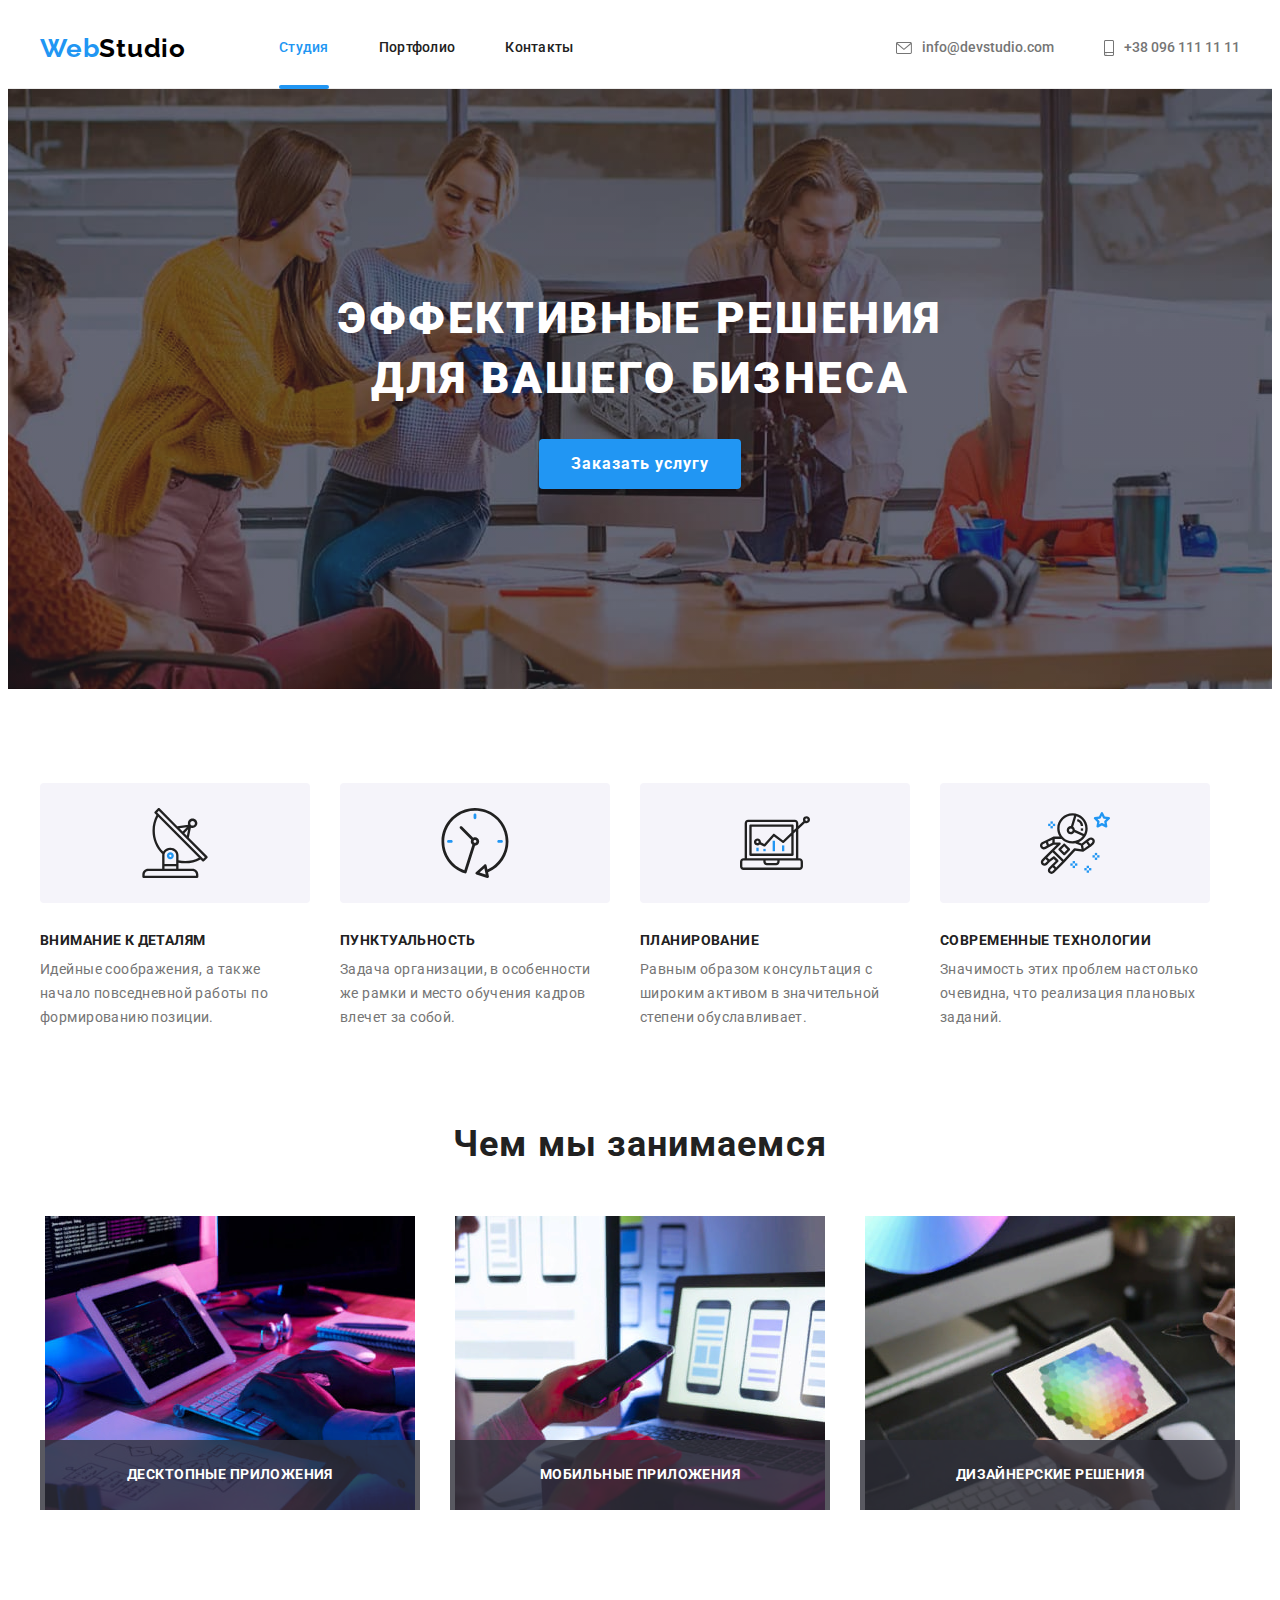
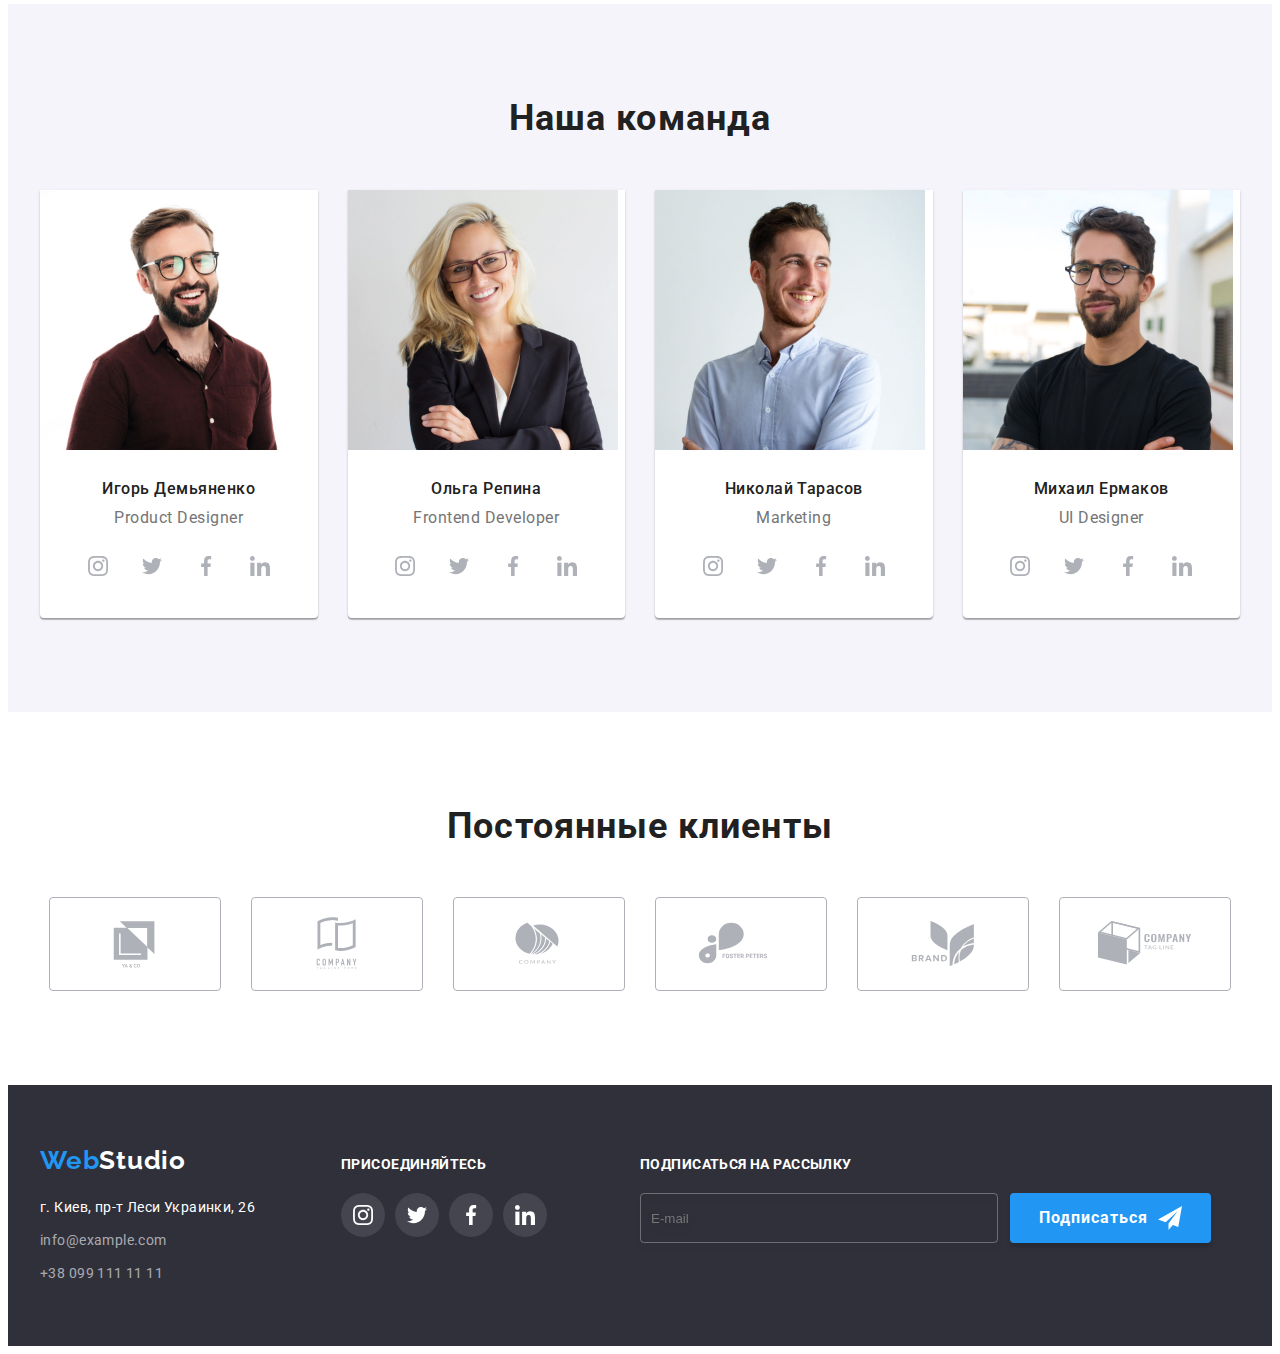
<file: index.html>
<!DOCTYPE html>
<html lang="ru">
  <head>
    <meta charset="UTF-8" />
    <meta name="viewport" content="width=device-width, initial-scale=1.0" />
    <link rel="preconnect" href="https://fonts.googleapis.com" />
    <link rel="preconnect" href="https://fonts.gstatic.com" crossorigin />
    <link
      href="https://fonts.googleapis.com/css2?family=Raleway:wght@700&family=Roboto:wght@400;500;700;900&display=swap"
      rel="stylesheet"
    />
    <link
      rel="stylesheet"
      href="https://cdnjs.cloudflare.com/ajax/libs/modern-normalize/1.1.0/modern-normalize.min.css"
      integrity="sha512-wpPYUAdjBVSE4KJnH1VR1HeZfpl1ub8YT/NKx4PuQ5NmX2tKuGu6U/JRp5y+Y8XG2tV+wKQpNHVUX03MfMFn9Q=="
      crossorigin="anonymous"
      referrerpolicy="no-referrer"
    />
    <title>Студия</title>
    <link rel="stylesheet" href="css/styles.css" />
  </head>
  <body>
    <header class="header">
      <div class="container">
        <a class="header-logo link" href="./index.html"><span>Web</span>Studio</a>
        <nav class="header-nav">
          <ul class="header-list list">
            <li class="header-item">
              <a class="header-link link current" href="./index.html">Студия</a>
            </li>
            <li class="header-item">
              <a class="header-link link" href="./portfolio.html">Портфолио</a>
            </li>
            <li class="header-item">
              <a class="header-link link" href="#">Контакты</a>
            </li>
          </ul>
        </nav>
        <div class="header-contacts">
          <ul class="contacts list">
            <li class="contacts-item">
              <a class="contacts-link link" href="mailto:info@devstudio.com">
                <svg class="contacts-icon" width="16" height="12">
                  <use href="./images/icons.svg#icon-envelope"></use>
                </svg>
                info@devstudio.com
              </a>
            </li>
            <li class="contacts-item">
              <a class="contacts-link link" href="tel:+380961111111">
                <svg class="contacts-icon" width="10" height="16">
                  <use href="./images/icons.svg#icon-smartphone"></use>
                </svg>
                +38 096 111 11 11</a
              >
            </li>
          </ul>
        </div>
      </div>
    </header>
    <main>
      <section class="hero section">
        <div class="container">
          <h1 class="hero-title">Эффективные решения для вашего бизнеса</h1>
          <button class="hero-button" type="button" data-modal-open>Заказать услугу</button>
        </div>
      </section>
      <section class="features section">
        <div class="container">
          <h2 class="visually-hidden">Преимущества</h2>
          <ul class="features-list list">
            <li class="features-item">
              <div class="features-bg-icon">
                <svg class="features-icon" width="70" height="70">
                  <use href="./images/icons.svg#icon-antenna"></use>
                </svg>
              </div>
              <h3 class="features-title">Внимание к деталям</h3>
              <p class="features-text">
                Идейные соображения, а также начало повседневной работы по формированию позиции.
              </p>
            </li>
            <li class="features-item">
              <div class="features-bg-icon">
                <svg class="features-icon" width="70" height="70">
                  <use href="./images/icons.svg#icon-clock"></use>
                </svg>
              </div>
              <h3 class="features-title">Пунктуальность</h3>
              <p class="features-text">
                Задача организации, в особенности же рамки и место обучения кадров влечет за собой.
              </p>
            </li>
            <li class="features-item">
              <div class="features-bg-icon">
                <svg class="features-icon" width="70" height="70">
                  <use href="./images/icons.svg#icon-diagram"></use>
                </svg>
              </div>
              <h3 class="features-title">Планирование</h3>
              <p class="features-text">
                Равным образом консультация с широким активом в значительной степени обуславливает.
              </p>
            </li>
            <li class="features-item">
              <div class="features-bg-icon">
                <svg class="features-icon" width="70" height="70">
                  <use href="./images/icons.svg#icon-astronaut"></use>
                </svg>
              </div>
              <h3 class="features-title">Современные технологии</h3>
              <p class="features-text">Значимость этих проблем настолько очевидна, что реализация плановых заданий.</p>
            </li>
          </ul>
        </div>
      </section>
      <section class="about section">
        <div class="container">
          <h2 class="about-title">Чем мы занимаемся</h2>
          <ul class="about-list list">
            <li class="about-item">
              <div class="about-thumb">
                <img class="about-img" src="./images/box1.jpg" alt="Десктопные приложения" width="370" height="294" />
                <p class="about-thumb-text">Десктопные приложения</p>
              </div>
            </li>
            <li class="about-item">
              <div class="about-thumb">
                <img class="about-img" src="./images/box2.jpg" alt="Мобильные приложения" width="370" height="294" />
                <p class="about-thumb-text">Мобильные приложения</p>
              </div>
            </li>
            <li class="about-item">
              <div class="about-thumb">
                <img class="about-img" src="./images/box3.jpg" alt="Дизайнерские решения" width="370" height="294" />
                <p class="about-thumb-text">Дизайнерские решения</p>
              </div>
            </li>
          </ul>
        </div>
      </section>
      <section class="team section">
        <div class="container">
          <h2 class="team-title">Наша команда</h2>
          <ul class="team-list list">
            <li class="team-item">
              <img class="team-img" src="./images/teamcard1.jpg" alt="Игорь Демьяненко" width="270" height="260" />
              <div class="team-content">
                <h3 class="name">Игорь Демьяненко</h3>
                <p class="position">Product Designer</p>
                <ul class="team-soc-list list">
                  <li class="team-soc-item">
                    <a class="team-soc-link" href="">
                      <svg class="team-soc-icon" width="20" height="20">
                        <use href="./images/icons.svg#icon-instagram"></use>
                      </svg>
                    </a>
                  </li>
                  <li class="team-soc-item">
                    <a class="team-soc-link" href="">
                      <svg class="team-soc-icon" width="20" height="20">
                        <use href="./images/icons.svg#icon-twitter"></use>
                      </svg>
                    </a>
                  </li>
                  <li class="team-soc-item">
                    <a class="team-soc-link" href="">
                      <svg class="team-soc-icon" width="20" height="20">
                        <use href="./images/icons.svg#icon-facebook"></use>
                      </svg>
                    </a>
                  </li>
                  <li class="team-soc-item">
                    <a class="team-soc-link" href="">
                      <svg class="team-soc-icon" width="20" height="20">
                        <use href="./images/icons.svg#icon-linkedin"></use>
                      </svg>
                    </a>
                  </li>
                </ul>
              </div>
            </li>
            <li class="team-item">
              <img class="team-img" src="./images/teamcard2.jpg" alt="Ольга Репина" width="270" height="260" />
              <div class="team-content">
                <h3 class="name">Ольга Репина</h3>
                <p class="position">Frontend Developer</p>
                <ul class="team-soc-list list">
                  <li class="team-soc-item">
                    <a class="team-soc-link" href="">
                      <svg class="team-soc-icon" width="20" height="20">
                        <use href="./images/icons.svg#icon-instagram"></use>
                      </svg>
                    </a>
                  </li>
                  <li class="team-soc-item">
                    <a class="team-soc-link" href="">
                      <svg class="team-soc-icon" width="20" height="20">
                        <use href="./images/icons.svg#icon-twitter"></use>
                      </svg>
                    </a>
                  </li>
                  <li class="team-soc-item">
                    <a class="team-soc-link" href="">
                      <svg class="team-soc-icon" width="20" height="20">
                        <use href="./images/icons.svg#icon-facebook"></use>
                      </svg>
                    </a>
                  </li>
                  <li class="team-soc-item">
                    <a class="team-soc-link" href="">
                      <svg class="team-soc-icon" width="20" height="20">
                        <use href="./images/icons.svg#icon-linkedin"></use>
                      </svg>
                    </a>
                  </li>
                </ul>
              </div>
            </li>
            <li class="team-item">
              <img class="team-img" src="./images/teamcard3.jpg" alt="Николай Тарасов" width="270" height="260" />
              <div class="team-content">
                <h3 class="name">Николай Тарасов</h3>
                <p class="position">Marketing</p>
                <ul class="team-soc-list list">
                  <li class="team-soc-item">
                    <a class="team-soc-link" href="">
                      <svg class="team-soc-icon" width="20" height="20">
                        <use href="./images/icons.svg#icon-instagram"></use>
                      </svg>
                    </a>
                  </li>
                  <li class="team-soc-item">
                    <a class="team-soc-link" href="">
                      <svg class="team-soc-icon" width="20" height="20">
                        <use href="./images/icons.svg#icon-twitter"></use>
                      </svg>
                    </a>
                  </li>
                  <li class="team-soc-item">
                    <a class="team-soc-link" href="">
                      <svg class="team-soc-icon" width="20" height="20">
                        <use href="./images/icons.svg#icon-facebook"></use>
                      </svg>
                    </a>
                  </li>
                  <li class="team-soc-item">
                    <a class="team-soc-link" href="">
                      <svg class="team-soc-icon" width="20" height="20">
                        <use href="./images/icons.svg#icon-linkedin"></use>
                      </svg>
                    </a>
                  </li>
                </ul>
              </div>
            </li>
            <li class="team-item">
              <img class="team-img" src="./images/teamcard4.jpg" alt="Михаил Ермаков" width="270" height="260" />
              <div class="team-content">
                <h3 class="name">Михаил Ермаков</h3>
                <p class="position">UI Designer</p>
                <ul class="team-soc-list list">
                  <li class="team-soc-item">
                    <a class="team-soc-link" href="">
                      <svg class="team-soc-icon" width="20" height="20">
                        <use href="./images/icons.svg#icon-instagram"></use>
                      </svg>
                    </a>
                  </li>
                  <li class="team-soc-item">
                    <a class="team-soc-link" href="">
                      <svg class="team-soc-icon" width="20" height="20">
                        <use href="./images/icons.svg#icon-twitter"></use>
                      </svg>
                    </a>
                  </li>
                  <li class="team-soc-item">
                    <a class="team-soc-link" href="">
                      <svg class="team-soc-icon" width="20" height="20">
                        <use href="./images/icons.svg#icon-facebook"></use>
                      </svg>
                    </a>
                  </li>
                  <li class="team-soc-item">
                    <a class="team-soc-link" href="">
                      <svg class="team-soc-icon" width="20" height="20">
                        <use href="./images/icons.svg#icon-linkedin"></use>
                      </svg>
                    </a>
                  </li>
                </ul>
              </div>
            </li>
          </ul>
        </div>
      </section>
      <section class="clients section">
        <div class="container">
          <h2 class="clients-title">Постоянные клиенты</h2>
          <ul class="clients-list list">
            <li class="clients-item">
              <a class="clients-link" href="">
                <svg class="clients-icon" width="106" height="60">
                  <use href="./images/icons.svg#icon-Logo1"></use>
                </svg>
              </a>
            </li>
            <li class="clients-item">
              <a class="clients-link" href="">
                <svg class="clients-icon" width="106" height="60">
                  <use href="./images/icons.svg#icon-Logo2"></use>
                </svg>
              </a>
            </li>
            <li class="clients-item">
              <a class="clients-link" href="">
                <svg class="clients-icon" width="106" height="60">
                  <use href="./images/icons.svg#icon-Logo3"></use>
                </svg>
              </a>
            </li>
            <li class="clients-item">
              <a class="clients-link" href="">
                <svg class="clients-icon" width="106" height="60">
                  <use href="./images/icons.svg#icon-Logo4"></use>
                </svg>
              </a>
            </li>
            <li class="clients-item">
              <a class="clients-link" href="">
                <svg class="clients-icon" width="106" height="60">
                  <use href="./images/icons.svg#icon-Logo5"></use>
                </svg>
              </a>
            </li>
            <li class="clients-item">
              <a class="clients-link" href="">
                <svg class="clients-icon" width="106" height="60">
                  <use href="./images/icons.svg#icon-Logo6"></use>
                </svg>
              </a>
            </li>
          </ul>
        </div>
      </section>
    </main>
    <footer class="footer">
      <div class="container">
        <div class="footer-main">
          <a class="logo-footer link" href="./index.html"><span>Web</span>Studio</a>
          <address class="address">
            <ul class="address-list list">
              <li class="address-item">
                <a
                  class="address-link link"
                  href="https://goo.gl/maps/YnTkpTPDZ5KFQ8r79"
                  target="_blank"
                  rel="noopener noreferrer"
                  >г. Киев, пр-т Леси Украинки, 26</a
                >
              </li>
              <li class="address-item">
                <a class="footer-contacts-link link" href="mailto:info@example.com">info@example.com</a>
              </li>
              <li class="address-item">
                <a class="footer-contacts-link link" href="tel:+380991111111">+38 099 111 11 11</a>
              </li>
            </ul>
          </address>
        </div>
        <div class="footer-join">
          <h3 class="join-title">Присоединяйтесь</h3>
          <ul class="join-soc-list list">
            <li class="join-soc-item">
              <a class="join-soc-link" href="">
                <svg class="join-soc-icon" width="20" height="20">
                  <use href="./images/icons.svg#icon-instagram"></use>
                </svg>
              </a>
            </li>
            <li class="join-soc-item">
              <a class="join-soc-link" href="">
                <svg class="join-soc-icon" width="20" height="20">
                  <use href="./images/icons.svg#icon-twitter"></use>
                </svg>
              </a>
            </li>
            <li class="join-soc-item">
              <a class="join-soc-link" href="">
                <svg class="join-soc-icon" width="20" height="20">
                  <use href="./images/icons.svg#icon-facebook"></use>
                </svg>
              </a>
            </li>
            <li class="join-soc-item">
              <a class="join-soc-link" href="">
                <svg class="join-soc-icon" width="20" height="20">
                  <use href="./images/icons.svg#icon-linkedin"></use>
                </svg>
              </a>
            </li>
          </ul>
        </div>
        <div class="subscription">
          <h3 class="subscription-title">Подписаться на рассылку</h3>
          <form class="subscription-form">
            <input type="email" class="input-email" name="email" placeholder="E-mail" />
            <button type="submit" class="subscription-btn">
              Подписаться<svg class="subscription-icon" width="24" height="24">
                <use href="./images/icons.svg#icon-icon-send"></use>
              </svg>
            </button>
          </form>
        </div>
      </div>
    </footer>
    <div class="backdrop is-hidden" data-modal>
      <div class="modal">
        <button class="modal-close-btn" data-modal-close>
          <svg class="modal-close-icon" width="18" height="18">
            <use href="./images/icons.svg#icon-close-black"></use>
          </svg>
        </button>
        <p class="modal-title">Оставьте свои данные, мы вам перезвоним</p>
        <form class="modal-form">
          <div class="modal-form-field">
            <label for="name" class="modal-label">Имя</label>
            <div class="modal-input-wrap">
              <input type="text" class="modal-input" name="name" id="name" />
              <svg class="input-icon" width="18" height="18">
                <use href="./images/icons.svg#icon-person"></use>
              </svg>
            </div>
          </div>
          <div class="modal-form-field">
            <label for="tel" class="modal-label">Телефон</label>
            <div class="modal-input-wrap">
              <input type="tel" class="modal-input" name="tel" id="tel" />
              <svg class="input-icon" width="18" height="18">
                <use href="./images/icons.svg#icon-phone"></use>
              </svg>
            </div>
          </div>
          <div class="modal-form-field">
            <label for="email" class="modal-label">Почта</label>
            <div class="modal-input-wrap">
              <input type="email" class="modal-input" name="email" id="email" />
              <svg class="input-icon" width="18" height="18">
                <use href="./images/icons.svg#icon-email"></use>
              </svg>
            </div>
          </div>
          <div class="modal-comment">
            <label for="comment" class="modal-label">Комментарий</label>
            <textarea
              name="comennt"
              class="modal-textarea"
              id="comennt"
              rows="6"
              placeholder="Введите текст"
            ></textarea>
          </div>
          <div class="modal-checkbox">
            <input type="checkbox" class="input-check visually-hidden" id="input-check" name="policy" value="policy" />
            <label for="input-check" class="check-text">
              <span class="check-icon">
                <svg class="check-icon-off" width="16" height="15">
                  <use href="./images/icons.svg#icon-Vector"></use>
                </svg>
              </span>
              <span class="check-icon">
                <svg class="check-icon-on" width="16" height="15">
                  <use href="./images/icons.svg#icon-icon-check"></use>
                </svg>
              </span>
              Соглашаюсь с рассылкой и принимаю
              <a href="#" class="policy-link">Условия договора</a>
            </label>
          </div>
          <button type="submit" class="modal-btn">Отправить</button>
        </form>
      </div>
    </div>
    <script src="./js/modal.js"></script>
  </body>
</html>
</file>
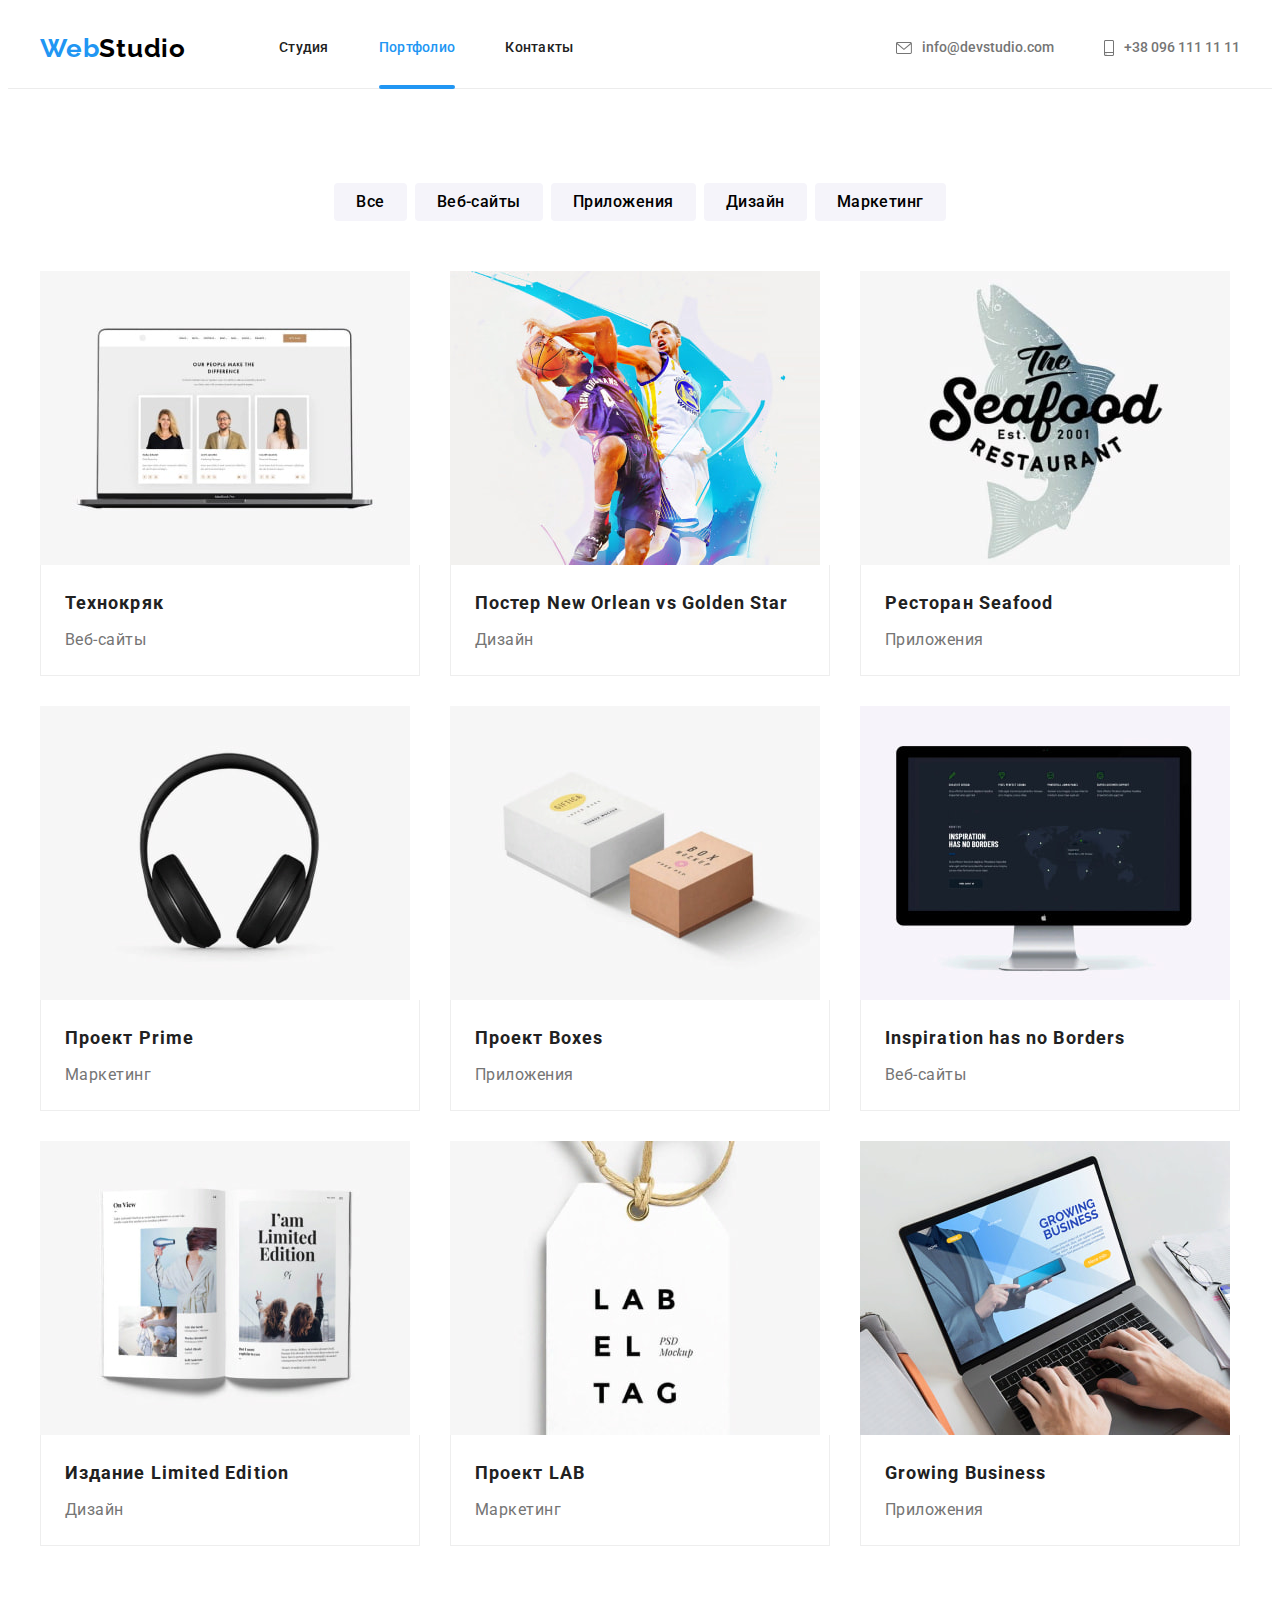
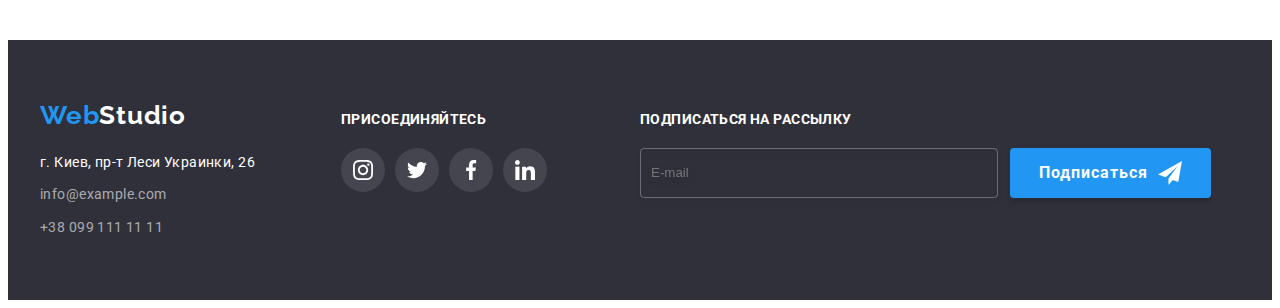
<file: portfolio.html>
<!DOCTYPE html>
<html lang="ru">
  <head>
    <meta charset="UTF-8" />
    <meta name="viewport" content="width=device-width, initial-scale=1.0" />
    <link rel="preconnect" href="https://fonts.googleapis.com" />
    <link rel="preconnect" href="https://fonts.gstatic.com" crossorigin />
    <link
      href="https://fonts.googleapis.com/css2?family=Raleway:wght@700&family=Roboto:wght@400;500;700;900&display=swap"
      rel="stylesheet"
    />
    <link
      rel="stylesheet"
      href="https://cdnjs.cloudflare.com/ajax/libs/modern-normalize/1.1.0/modern-normalize.min.css"
      integrity="sha512-wpPYUAdjBVSE4KJnH1VR1HeZfpl1ub8YT/NKx4PuQ5NmX2tKuGu6U/JRp5y+Y8XG2tV+wKQpNHVUX03MfMFn9Q=="
      crossorigin="anonymous"
      referrerpolicy="no-referrer"
    />
    <title>Портфолио</title>
    <link rel="stylesheet" href="css/styles.css" />
  </head>
  <body>
    <header class="header">
      <div class="container">
        <a class="header-logo link" href="./index.html"><span>Web</span>Studio</a>
        <nav class="header-nav">
          <ul class="header-list list">
            <li class="header-item">
              <a class="header-link link" href="./index.html">Студия</a>
            </li>
            <li class="header-item">
              <a class="header-link link current" href="./portfolio.html">Портфолио</a>
            </li>
            <li class="header-item">
              <a class="header-link link" href="#">Контакты</a>
            </li>
          </ul>
        </nav>
        <div class="header-contacts">
          <ul class="contacts list">
            <li class="contacts-item">
              <a class="contacts-link link" href="mailto:info@devstudio.com">
                <svg class="contacts-icon" width="16" height="12">
                  <use href="./images/icons.svg#icon-envelope"></use>
                </svg>
                info@devstudio.com
              </a>
            </li>
            <li class="contacts-item">
              <a class="contacts-link link" href="tel:+380961111111">
                <svg class="contacts-icon" width="10" height="16">
                  <use href="./images/icons.svg#icon-smartphone"></use>
                </svg>
                +38 096 111 11 11</a
              >
            </li>
          </ul>
        </div>
      </div>
    </header>
    <main>
      <section class="portfolio section">
        <div class="container">
          <h1 class="visually-hidden">Портфолио</h1>
          <ul class="button-filter list">
            <li class="button-item">
              <button class="button" type="button">Все</button>
            </li>
            <li class="button-item">
              <button class="button" type="button">Веб-сайты</button>
            </li>
            <li class="button-item">
              <button class="button" type="button">Приложения</button>
            </li>
            <li class="button-item">
              <button class="button" type="button">Дизайн</button>
            </li>
            <li class="button-item">
              <button class="button" type="button">Маркетинг</button>
            </li>
          </ul>
          <ul class="projects-list list">
            <li class="projects-item">
              <a class="projects-link link" href="">
                <div class="projects-cover-wrap">
                  <img class="projects-img" src="./images/website.jpg" alt="Технокряк" width="370" height="294" />
                  <p class="projects-cover-text">
                    Ресурс предлагает комплексные предложения с разным уровнем функционала и сервисов. Все это позволит
                    посетителю получить исчерпывающие сведения о компании или частном лице.
                  </p>
                </div>

                <div class="card-content">
                  <h2 class="projects-title">Технокряк</h2>
                  <p class="projects-text">Веб-сайты</p>
                </div>
              </a>
            </li>
            <li class="projects-item">
              <a class="projects-link link" href="">
                <div class="projects-cover-wrap">
                  <img
                    class="projects-img"
                    src="./images/nba.jpg"
                    alt="Постер New Orlean vs Golden Star"
                    width="370"
                    height="294"
                  />
                  <p class="projects-cover-text">
                    Ресурс предлагает комплексные предложения с разным уровнем функционала и сервисов. Все это позволит
                    посетителю получить исчерпывающие сведения о компании или частном лице.
                  </p>
                </div>
                <div class="card-content">
                  <h2 class="projects-title">Постер New Orlean vs Golden Star</h2>
                  <p class="projects-text">Дизайн</p>
                </div>
              </a>
            </li>
            <li class="projects-item">
              <a class="projects-link link" href="">
                <div class="projects-cover-wrap">
                  <img
                    class="projects-img"
                    src="./images/seafood.jpg"
                    alt="Ресторан Seafood"
                    width="370"
                    height="294"
                  />
                  <p class="projects-cover-text">
                    Ресурс предлагает комплексные предложения с разным уровнем функционала и сервисов. Все это позволит
                    посетителю получить исчерпывающие сведения о компании или частном лице.
                  </p>
                </div>
                <div class="card-content">
                  <h2 class="projects-title">Ресторан Seafood</h2>
                  <p class="projects-text">Приложения</p>
                </div>
              </a>
            </li>
            <li class="projects-item">
              <a class="projects-link link" href="">
                <div class="projects-cover-wrap">
                  <img class="projects-img" src="./images/headphones.jpg" alt="Проект Prime" width="370" height="294" />
                  <p class="projects-cover-text">
                    Ресурс предлагает комплексные предложения с разным уровнем функционала и сервисов. Все это позволит
                    посетителю получить исчерпывающие сведения о компании или частном лице.
                  </p>
                </div>
                <div class="card-content">
                  <h2 class="projects-title">Проект Prime</h2>
                  <p class="projects-text">Маркетинг</p>
                </div>
              </a>
            </li>
            <li class="projects-item">
              <a class="projects-link link" href="">
                <div class="projects-cover-wrap">
                  <img class="projects-img" src="./images/box.jpg" alt="Проект Boxes" width="370" height="294" />
                  <p class="projects-cover-text">
                    Ресурс предлагает комплексные предложения с разным уровнем функционала и сервисов. Все это позволит
                    посетителю получить исчерпывающие сведения о компании или частном лице.
                  </p>
                </div>
                <div class="card-content">
                  <h2 class="projects-title">Проект Boxes</h2>
                  <p class="projects-text">Приложения</p>
                </div>
              </a>
            </li>
            <li class="projects-item">
              <a class="projects-link link" href="">
                <div class="projects-cover-wrap">
                  <img
                    class="projects-img"
                    src="./images/monitor.jpg"
                    alt="Inspiration has no Borders"
                    width="370"
                    height="294"
                  />
                  <p class="projects-cover-text">
                    Ресурс предлагает комплексные предложения с разным уровнем функционала и сервисов. Все это позволит
                    посетителю получить исчерпывающие сведения о компании или частном лице.
                  </p>
                </div>
                <div class="card-content">
                  <h2 class="projects-title">Inspiration has no Borders</h2>
                  <p class="projects-text">Веб-сайты</p>
                </div>
              </a>
            </li>

            <li class="projects-item">
              <a class="projects-link link" href="">
                <div class="projects-cover-wrap">
                  <img
                    class="projects-img"
                    src="./images/book.jpg"
                    alt="Издание Limited Edition"
                    width="370"
                    height="294"
                  />
                  <p class="projects-cover-text">
                    Ресурс предлагает комплексные предложения с разным уровнем функционала и сервисов. Все это позволит
                    посетителю получить исчерпывающие сведения о компании или частном лице.
                  </p>
                </div>
                <div class="card-content">
                  <h2 class="projects-title">Издание Limited Edition</h2>
                  <p class="projects-text">Дизайн</p>
                </div>
              </a>
            </li>
            <li class="projects-item">
              <a class="projects-link link" href="">
                <div class="projects-cover-wrap">
                  <img class="projects-img" src="./images/lab.jpg" alt="Проект LAB" width="370" height="294" />
                  <p class="projects-cover-text">
                    Ресурс предлагает комплексные предложения с разным уровнем функционала и сервисов. Все это позволит
                    посетителю получить исчерпывающие сведения о компании или частном лице.
                  </p>
                </div>
                <div class="card-content">
                  <h2 class="projects-title">Проект LAB</h2>
                  <p class="projects-text">Маркетинг</p>
                </div>
              </a>
            </li>
            <li class="projects-item">
              <a class="projects-link link" href="">
                <div class="projects-cover-wrap">
                  <img class="projects-img" src="./images/laptop.jpg" alt="Growing Business" width="370" height="294" />
                  <p class="projects-cover-text">
                    Ресурс предлагает комплексные предложения с разным уровнем функционала и сервисов. Все это позволит
                    посетителю получить исчерпывающие сведения о компании или частном лице.
                  </p>
                </div>
                <div class="card-content">
                  <h2 class="projects-title">Growing Business</h2>
                  <p class="projects-text">Приложения</p>
                </div>
              </a>
            </li>
          </ul>
        </div>
      </section>
    </main>
    <footer class="footer">
      <div class="container">
        <div class="footer-main">
          <a class="logo-footer link" href="./index.html"><span>Web</span>Studio</a>
          <address class="address">
            <ul class="address-list list">
              <li class="address-item">
                <a
                  class="address-link link"
                  href="https://goo.gl/maps/YnTkpTPDZ5KFQ8r79"
                  target="_blank"
                  rel="noopener noreferrer"
                  >г. Киев, пр-т Леси Украинки, 26</a
                >
              </li>
              <li class="address-item">
                <a class="footer-contacts-link link" href="mailto:info@example.com">info@example.com</a>
              </li>
              <li class="address-item">
                <a class="footer-contacts-link link" href="tel:+380991111111">+38 099 111 11 11</a>
              </li>
            </ul>
          </address>
        </div>
        <div class="footer-join">
          <h3 class="join-title">Присоединяйтесь</h3>
          <ul class="join-soc-list list">
            <li class="join-soc-item">
              <a class="join-soc-link" href="">
                <svg class="join-soc-icon" width="20" height="20">
                  <use href="./images/icons.svg#icon-instagram"></use>
                </svg>
              </a>
            </li>
            <li class="join-soc-item">
              <a class="join-soc-link" href="">
                <svg class="join-soc-icon" width="20" height="20">
                  <use href="./images/icons.svg#icon-twitter"></use>
                </svg>
              </a>
            </li>
            <li class="join-soc-item">
              <a class="join-soc-link" href="">
                <svg class="join-soc-icon" width="20" height="20">
                  <use href="./images/icons.svg#icon-facebook"></use>
                </svg>
              </a>
            </li>
            <li class="join-soc-item">
              <a class="join-soc-link" href="">
                <svg class="join-soc-icon" width="20" height="20">
                  <use href="./images/icons.svg#icon-linkedin"></use>
                </svg>
              </a>
            </li>
          </ul>
        </div>
        <div class="subscription">
          <h3 class="subscription-title">Подписаться на рассылку</h3>
          <form class="subscription-form">
            <input type="email" class="input-email" name="email" placeholder="E-mail" />
            <button type="submit" class="subscription-btn">
              Подписаться<svg class="subscription-icon" width="24" height="24">
                <use href="./images/icons.svg#icon-icon-send"></use>
              </svg>
            </button>
          </form>
        </div>
      </div>
    </footer>
  </body>
</html>
</file>
<file: css/styles.css>
:root {
  --main-bg-color: #ffffff;
  --header-color: #ffffff;
  --primary-text-color: #212121;
  --primary-color: #ffffff;
  --secondary-text-color: #757575;
  --hero-title-color: #ffffff;
  --team-bg-color: #f5f4fa;
  --first-btn-color: #f5f4fa;
  --footer-bg-color: #2f303a;
  --accent-color: #2196f3;
  --icon-color: #afb1b8;
  --animation: 250ms cubic-bezier(0.4, 0, 0.2, 1);
}

body {
  font-family: "Roboto", "Raleway", sans-serif;
  color: var(--primary-text-color);
  background-color: var(--main-bg-color);
}

p,
h1,
h2,
h3,
h4,
h5,
h6 {
  margin: 0;
  padding: 0;
}

ul {
  margin: 0;
  padding: 0;
}

button {
  cursor: pointer;
}

img {
  display: block;
}

.link {
  text-decoration: none;
}

.list {
  list-style-type: none;
}

.container {
  width: 1200px;
  padding-left: 15px;
  padding-right: 15px;
  margin: 0 auto;
}

.section {
  padding-top: 94px;
  padding-bottom: 94px;
}

.visually-hidden {
  position: absolute;
  white-space: nowrap;
  width: 1px;
  height: 1px;
  overflow: hidden;
  border: 0;
  padding: 0;
  clip: rect(0 0 0 0);
  clip-path: inset(50%);
  margin: -1px;
}

/* ==========Header===========*/

.header {
  background-color: var(--header-color);

  border-bottom: 1px solid #ececec;
}

.header-logo {
  font-family: Raleway;
  font-weight: bold;
  font-size: 26px;
  line-height: 1.19;
  letter-spacing: 0.03em;
  color: #000;

  display: block;
  padding-top: 24px;
  padding-bottom: 24px;
  margin-right: 93px;
}

.header-logo > span {
  color: var(--accent-color);
}

.header .container {
  display: flex;
  align-items: center;
}

.header-list {
  display: flex;
}

.header-item:not(:last-child) {
  margin-right: 50px;
}

.header-nav {
  font-weight: 500;
  font-size: 14px;
  line-height: 1.14;
  letter-spacing: 0.02em;
}

.header-link {
  display: flex;
  padding-top: 32px;
  padding-bottom: 32px;
  position: relative;
}

.header-nav .link {
  color: var(--primary-text-color);
  transition: var(--animation);
}

.header-nav .link:hover,
.header-nav .link:focus {
  color: var(--accent-color);
}

.header-nav .link.current {
  color: var(--accent-color);
}

.link.current::after {
  display: inline-block;
  position: absolute;
  content: "";
  width: 100%;
  height: 4px;
  bottom: -1px;
  border-radius: 2px;
  background-color: var(--accent-color);
}

.header-contacts {
  margin-left: auto;
}

.contacts {
  font-weight: 500;
  font-size: 14px;
  line-height: 1.14;
  display: flex;
  align-items: center;
}

.contacts-link {
  color: var(--secondary-text-color);
  display: flex;
  align-items: center;
  transition: var(--animation);
}

.contacts-icon {
  margin-right: 10px;
}

.contacts-item:not(:last-child) {
  margin-right: 50px;
}

.contacts-link:hover,
.contacts-link:focus {
  color: var(--accent-color);
}

.contacts-icon {
  fill: currentColor;
}

/* ============Hero=========== */

.hero {
  background-color: #2f303a;
  padding-top: 200px;
  padding-bottom: 200px;
  background-image: linear-gradient(rgba(47, 48, 58, 0.4), rgba(47, 48, 58, 0.4)), url(../images/hero-bg.jpg);
  background-repeat: no-repeat;
  background-position: center;
}

.hero-title {
  font-weight: 900;
  font-size: 44px;
  line-height: 1.36;
  text-align: center;
  letter-spacing: 0.06em;
  text-transform: uppercase;
  color: var(--hero-title-color);

  max-width: 696px;
  margin: 0 auto;
  margin-bottom: 30px;
}

.hero-button {
  font-family: inherit;
  font-weight: bold;
  font-size: 16px;
  line-height: 1.87;
  display: flex;
  text-align: center;
  letter-spacing: 0.06em;
  border: 0;
  color: var(--primary-color);
  background-color: var(--accent-color);

  margin: 0 auto;
  padding: 10px 32px;

  box-shadow: 0px 4px 4px rgba(0, 0, 0, 0.15);
  border-radius: 4px;
}

/*  =============Features============  */

.features {
  padding-bottom: 0;
}

.features-list {
  display: flex;
  margin-left: -30px;
}

.features-item {
  max-width: 270px;

  width: calc(100% / 4 - 30px);
  margin-left: 30px;
}

.features-title {
  font-weight: bold;
  font-size: 14px;
  line-height: 1.14;
  letter-spacing: 0.03em;
  text-transform: uppercase;

  margin-bottom: 10px;
}

.features-text {
  font-size: 14px;
  line-height: 1.71;
  letter-spacing: 0.03em;
  color: var(--secondary-text-color);
}

.features-bg-icon {
  width: 270px;
  height: 120px;
  background-color: #f5f4fa;
  border-radius: 4px;
  margin-bottom: 30px;
  display: flex;
  justify-content: center;
  align-items: center;
}

/*  ============About=========== */

.about-title {
  font-weight: bold;
  font-size: 36px;
  line-height: 1.16;
  text-align: center;
  letter-spacing: 0.03em;

  margin-bottom: 50px;
}

.about-list {
  display: flex;
  margin-left: -30px;
}

.about-item {
  width: calc(100% / 3 - 30px);
  margin-left: 30px;
}

.about-thumb {
  position: relative;
  display: flex;
  justify-content: center;
}
.about-thumb::before {
  position: absolute;
  content: "";
  width: 100%;
  height: 70px;
  bottom: 0;
  background-color: rgba(47, 48, 58, 0.8);
}

.about-thumb-text {
  font-weight: 700;
  font-size: 14px;
  line-height: 1.14;
  text-align: center;
  letter-spacing: 0.03em;
  text-transform: uppercase;
  color: var(--primary-color);

  position: absolute;
  bottom: 27px;
}

/* =============Team============ */

.team {
  background-color: var(--team-bg-color);
}

.team-title {
  font-weight: bold;
  font-size: 36px;
  line-height: 1.16;
  letter-spacing: 0.03em;
  text-align: center;
  margin-bottom: 50px;
}

.team-content {
  padding: 30px 50px;
}

.team-list {
  display: flex;
  margin-left: -30px;
}

.team-item {
  background: #ffffff;
  box-shadow: 0px 1px 3px rgba(0, 0, 0, 0.12), 0px 1px 1px rgba(0, 0, 0, 0.14), 0px 2px 1px rgba(0, 0, 0, 0.2);
  border-radius: 0px 0px 4px 4px;

  width: calc(100% / 4 - 30px);
  margin-left: 30px;
}

.team-item .name {
  font-weight: 500;
  font-size: 16px;
  line-height: 1.18;
  letter-spacing: 0.03em;
  text-align: center;
  margin-bottom: 10px;
}

.team-item .position {
  font-size: 16px;
  line-height: 1.18;
  letter-spacing: 0.03em;
  text-align: center;
  color: var(--secondary-text-color);
  margin-bottom: 16px;
}

.team-soc-item + .team-soc-item {
  margin-left: 10px;
}

.team-soc-list {
  display: flex;
  justify-content: center;
}

.team-soc-link {
  width: 44px;
  height: 44px;
  background-color: var(--main-bg-color);
  border-radius: 50%;
  display: flex;
  justify-content: center;
  align-items: center;
  transition: var(--animation);
}

.team-soc-icon {
  fill: var(--icon-color);
}

.team-soc-link:hover,
.team-soc-link:focus {
  background-color: var(--accent-color);
}

.team-soc-link:hover .team-soc-icon {
  fill: var(--primary-color);
}

.team-soc-link:focus .team-soc-icon {
  fill: var(--primary-color);
}

/* =============Clients========== */

.clients-title {
  font-weight: 700;
  font-size: 36px;
  line-height: 1.16;
  text-align: center;
  letter-spacing: 0.03em;
  color: var(--primary-text-color);
  margin-bottom: 50px;
}

.clients-item + .clients-item {
  margin-left: 30px;
}

.clients-list {
  display: flex;
  justify-content: center;
}

.clients-link {
  width: 170px;
  height: 92px;
  background-color: var(--main-bg-color);
  border: 1px solid var(--icon-color);
  border-radius: 4px;
  display: flex;
  justify-content: center;
  align-items: center;
  transition: var(--animation);
}

.clients-icon {
  fill: var(--icon-color);
}

.clients-link:hover,
.clients-link:focus {
  background-color: var(--primary-color);
  border: 1px solid var(--accent-color);
}

.clients-link:hover .clients-icon {
  fill: var(--accent-color);
}

.clients-link:focus .clients-icon {
  fill: var(--accent-color);
}

/* ==============Footer========== */

.footer {
  background-color: var(--footer-bg-color);
  padding-top: 60px;
  padding-bottom: 60px;
}

.footer .container {
  display: flex;
  align-items: baseline;
}

.footer-main {
  margin-right: 70px;
}

.logo-footer {
  font-family: Raleway;
  font-weight: bold;
  font-size: 26px;
  line-height: 1.19;
  letter-spacing: 0.03em;
  color: var(--primary-color);

  display: block;
  margin-bottom: 20px;
  max-width: 231px;
}

.logo-footer > span {
  color: var(--accent-color);
}

.address {
  font-style: normal;
  font-weight: normal;
  font-size: 14px;
  line-height: 1.71;
  letter-spacing: 0.03em;
}

.address-list {
  width: 231px;
}

.address-item:not(:last-child) {
  margin-bottom: 9px;
}

.address-link {
  color: var(--primary-color);
  display: block;
}

.footer-contacts-link {
  color: rgba(255, 255, 255, 0.6);
  display: block;
  transition: var(--animation);
}

.footer-contacts-link:hover,
.footer-contacts-link:focus {
  color: var(--accent-color);
}

.footer-join {
  margin-right: 93px;
}

.join-title {
  font-weight: 700;
  font-size: 14px;
  line-height: 1.14;
  letter-spacing: 0.03em;
  text-transform: uppercase;
  color: var(--primary-color);
  margin-bottom: 20px;
}

.join-soc-item + .join-soc-item {
  margin-left: 10px;
}

.join-soc-list {
  display: flex;
}

.join-soc-link {
  width: 44px;
  height: 44px;
  background-color: rgba(255, 255, 255, 0.1);
  border-radius: 50%;
  display: flex;
  justify-content: center;
  align-items: center;
  transition: var(--animation);
}

.join-soc-icon {
  fill: var(--primary-color);
}

.join-soc-link:hover,
.join-soc-link:focus {
  background-color: var(--accent-color);
}

.join-soc-link:hover .team-soc-icon {
  fill: var(--primary-color);
}

.join-soc-link:focus .team-soc-icon {
  fill: var(--primary-color);
}

.subscription-form {
  display: flex;
}

.subscription-title {
  font-weight: 700;
  font-size: 14px;
  line-height: 1.14;
  letter-spacing: 0.03em;
  text-transform: uppercase;
  color: var(--primary-color);
  margin-bottom: 20px;
}

.subscription-btn {
  font-family: inherit;
  font-weight: bold;
  font-size: 16px;
  line-height: 1.87;
  display: flex;
  align-items: center;
  text-align: center;
  letter-spacing: 0.06em;
  border: 0;
  color: var(--primary-color);
  background-color: var(--accent-color);
  padding: 10px 29px;
  box-shadow: 0px 4px 4px rgba(0, 0, 0, 0.15);
  border-radius: 4px;
}

.subscription-icon {
  margin-left: 10px;
  fill: var(--primary-color);
}

.input-email {
  width: 358px;
  height: 50px;
  background-color: transparent;
  padding-left: 10px;
  color: rgba(255, 255, 255, 0.6);
  border: 1px solid rgba(255, 255, 255, 0.3);
  box-sizing: border-box;
  filter: drop-shadow(0px 4px 4px rgba(0, 0, 0, 0.15));
  border-radius: 4px;
  margin-right: 12px;
  position: relative;
  outline: none;
}

/* Portfolio button */

.button-filter {
  display: flex;
  justify-content: center;
  margin-bottom: 50px;
}

.button-item {
  display: flex;
}

.button {
  font-family: inherit;
  font-weight: 500;
  font-size: 16px;
  line-height: 1.62;
  text-align: center;
  letter-spacing: 0.03em;
  border: 0;
  background-color: var(--first-btn-color);

  padding: 6px 22px;
  border-radius: 4px;
  transition: var(--animation);
}

.button-item:not(:last-child) {
  margin-right: 8px;
}

.button:hover,
.button:focus {
  color: var(--primary-color);
  background-color: var(--accent-color);
  box-shadow: 0px 3px 1px rgba(0, 0, 0, 0.1), 0px 1px 2px rgba(0, 0, 0, 0.08), 0px 2px 2px rgba(0, 0, 0, 0.12);
}

/* Portfolio projects */

.projects-title {
  font-weight: bold;
  font-size: 18px;
  line-height: 2;
  letter-spacing: 0.06em;
  color: var(--primary-text-color);
  margin-bottom: 4px;
}

.projects-text {
  font-size: 16px;
  line-height: 1.87;
  letter-spacing: 0.03em;
  color: var(--secondary-text-color);
}

.projects-list {
  display: flex;
  flex-wrap: wrap;
  margin-left: -30px;
  margin-bottom: -30px;
}

.projects-item {
  background-color: #ffffff;

  width: calc(100% / 3 - 30px);
  margin-left: 30px;
  margin-bottom: 30px;
  transition: var(--animation);
}

.projects-item:hover {
  box-shadow: 0px 1px 1px rgba(0, 0, 0, 0.12), 0px 4px 4px rgba(0, 0, 0, 0.06), 1px 4px 6px rgba(0, 0, 0, 0.16);
}

.projects-item:hover .projects-cover-text {
  transform: translateY(0%);
}

.projects-cover-wrap {
  position: relative;
  overflow: hidden;
}

.projects-cover-text {
  position: absolute;
  top: 0;
  background-color: rgba(33, 150, 243, 0.9);
  color: #ffffff;
  font-weight: 400;
  font-size: 18px;
  line-height: 1.55;
  letter-spacing: 0.03em;
  padding: 24px;
  display: flex;
  align-items: center;
  height: 100%;
  transform: translateY(100%);
  transition: transform var(--animation);
  overflow: auto;
}

.card-content {
  padding: 20px 24px;

  border-left: 1px solid #eeeeee;
  border-right: 1px solid #eeeeee;
  border-bottom: 1px solid #eeeeee;
}

/* ============MODAL=========== */

.backdrop {
  position: fixed;
  top: 0;
  left: 0;
  width: 100%;
  height: 100%;
  background-color: rgba(0, 0, 0, 0.2);
  /* display: flex;
  justify-content: center;
  align-items: center; */
  transition: opacity 300ms, visibility 300ms ease-in-out;
}

.modal {
  position: absolute;
  width: 528px;
  min-height: 581px;
  background: #ffffff;
  box-shadow: 0px 1px 3px rgba(0, 0, 0, 0.12), 0px 1px 1px rgba(0, 0, 0, 0.14), 0px 2px 1px rgba(0, 0, 0, 0.2);
  border-radius: 4px;
  top: 50%;
  left: 50%;
  transform: translate(-50%, -50%);
  padding: 40px;
}

.modal-close-btn {
  position: absolute;
  top: 8px;
  right: 8px;
  width: 30px;
  height: 30px;
  border-radius: 50%;
  background-color: transparent;
  border: 1px solid rgba(0, 0, 0, 0.1);
  display: flex;
  align-items: center;
}

.is-hidden {
  opacity: 0;
  pointer-events: none;
  visibility: hidden;
}

.modal-close-icon {
  fill: #000;
  transition: transform var(--animation);
}

.modal-close-icon:hover {
  fill: var(--accent-color);
}

.modal-label {
  display: block;
  font-size: 12px;
  line-height: 1.16;
  letter-spacing: 0.01em;
  color: var(--secondary-text-color);
  margin-bottom: 4px;
}

.modal-title {
  font-weight: 700;
  font-size: 20px;
  line-height: 1.15;
  text-align: center;
  letter-spacing: 0.03em;
  color: var(--primary-text-color);
  margin-bottom: 12px;
}

.modal-input {
  width: 100%;
  height: 40px;
  border: 1px solid rgba(33, 33, 33, 0.2);
  box-sizing: border-box;
  border-radius: 4px;
  padding-left: 15px;
  outline: none;
  padding-left: 42px;
  transition: border-color var(--animation);
}

.modal-input:focus + .input-icon {
  fill: var(--accent-color);
}

.modal-input:focus {
  border-color: var(--accent-color);
}

.modal-input-wrap {
  position: relative;
}

.input-icon {
  position: absolute;
  left: 12px;
  top: 50%;
  transform: translateY(-50%);
  transition: fill var(--animation);
}

.modal-form-field {
  margin-bottom: 10px;
}

.modal-textarea {
  width: 100%;
  height: 120px;
  border: 1px solid rgba(33, 33, 33, 0.2);
  box-sizing: border-box;
  border-radius: 4px;
  resize: none;
  padding: 12px 16px;
  outline: none;
  margin-bottom: 20px;
}

.modal-textarea::placeholder {
  font-size: 12px;
  line-height: 1.16;
  letter-spacing: 0.01em;
  color: rgba(117, 117, 117, 0.5);
}

.modal-policy {
  font-size: 14px;
  line-height: 1.71;
  letter-spacing: 0.03em;
  color: var(--secondary-text-color);
  margin-left: 9px;
}

.modal-checkbox {
  /* display: flex;
  justify-content: center;
  align-items: center; */
  margin-bottom: 30px;
}

.policy-link {
  color: var(--accent-color);
}

.modal-btn {
  font-family: inherit;
  font-weight: bold;
  font-size: 16px;
  line-height: 1.87;
  display: flex;
  text-align: center;
  letter-spacing: 0.06em;
  border: 0;
  color: var(--primary-color);
  background-color: var(--accent-color);

  margin: 0 auto;
  padding: 10px 55px;

  box-shadow: 0px 4px 4px rgba(0, 0, 0, 0.15);
  border-radius: 4px;
}

.check-text {
  font-size: 14px;
  line-height: 1.71;
  letter-spacing: 0.03em;
  color: var(--secondary-text-color);
  display: flex;
  align-items: center;
  justify-content: center;
}

.check-icon {
  display: flex;
  align-items: center;
}

.check-icon-on {
  display: none;
  margin-right: 7px;
}

.check-icon-off {
  margin-right: 7px;
}

.input-check:focus + .check-text span {
  fill: var(--accent-color);
}

.input-check:checked + .check-text .check-icon-on {
  display: block;
}

.input-check:checked + .check-text .check-icon-off {
  display: none;
}

.policy-link {
  margin-left: 4px;
}
</file>
